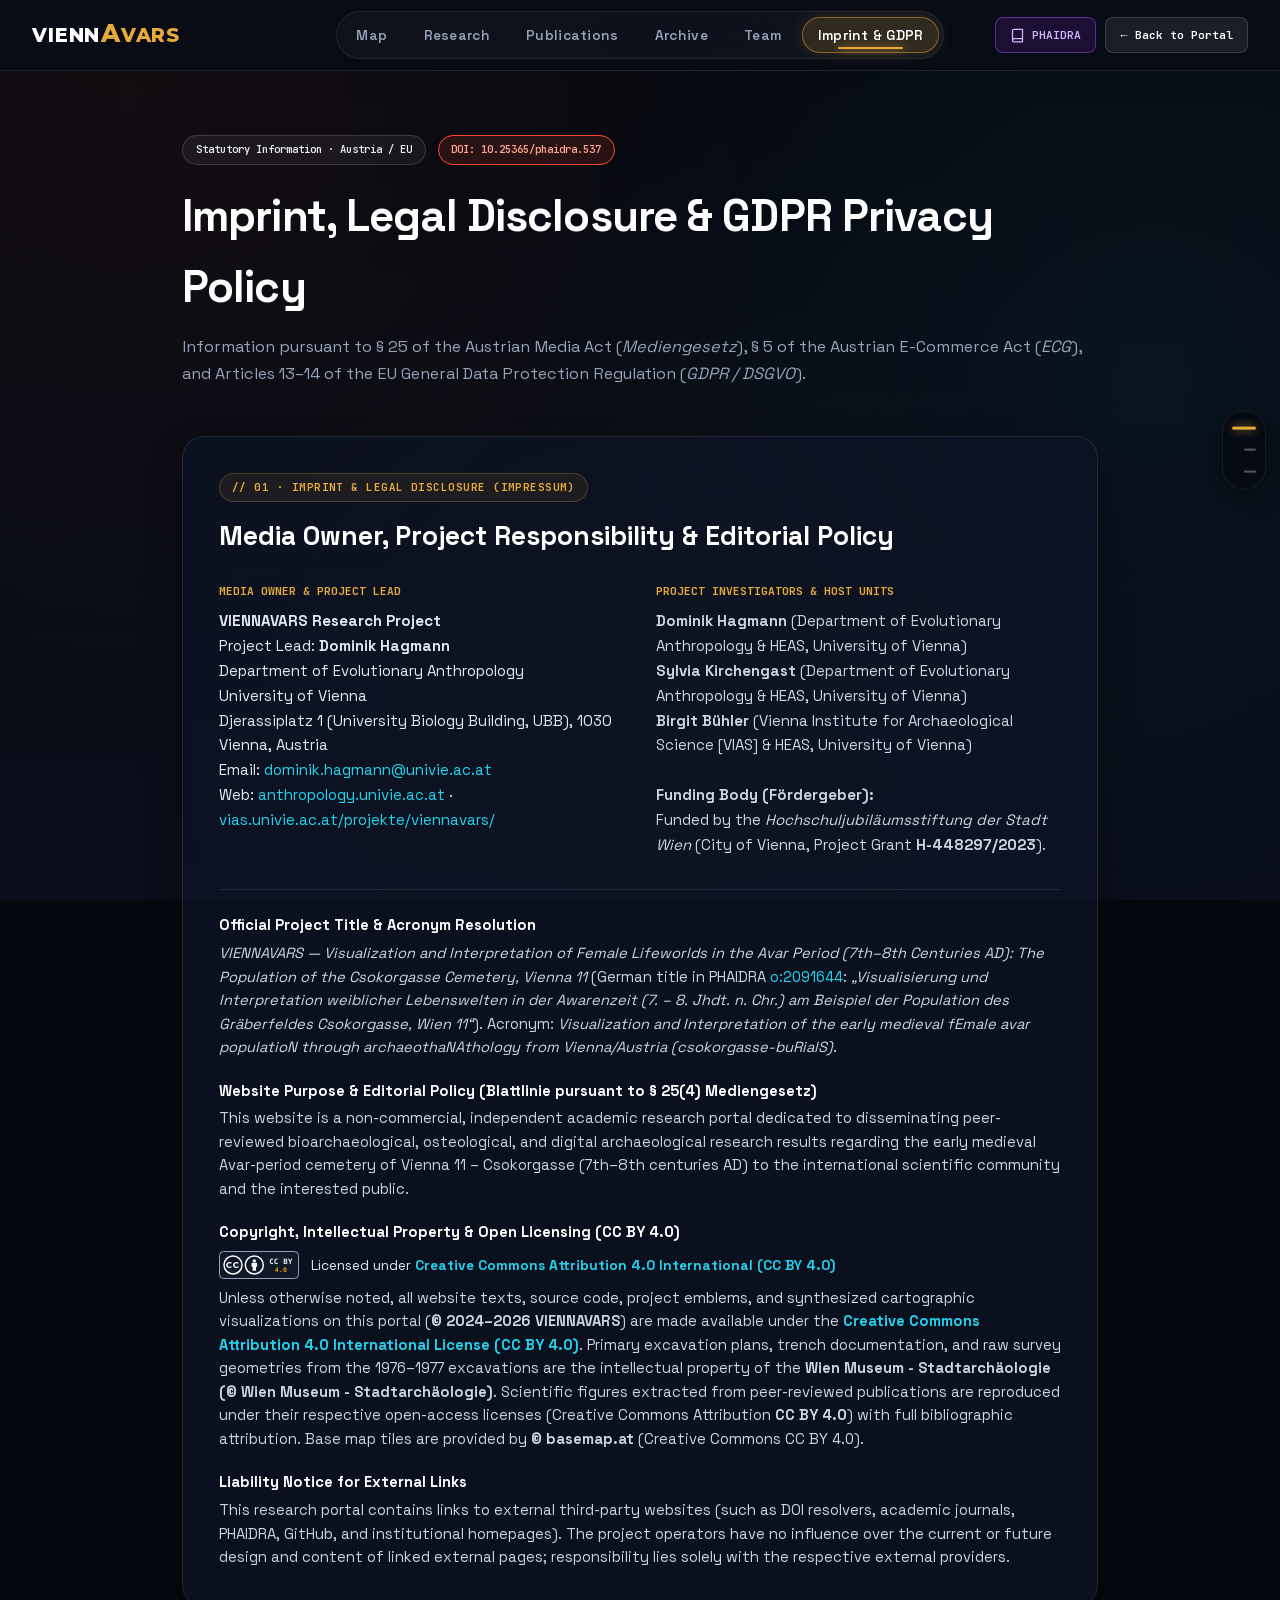
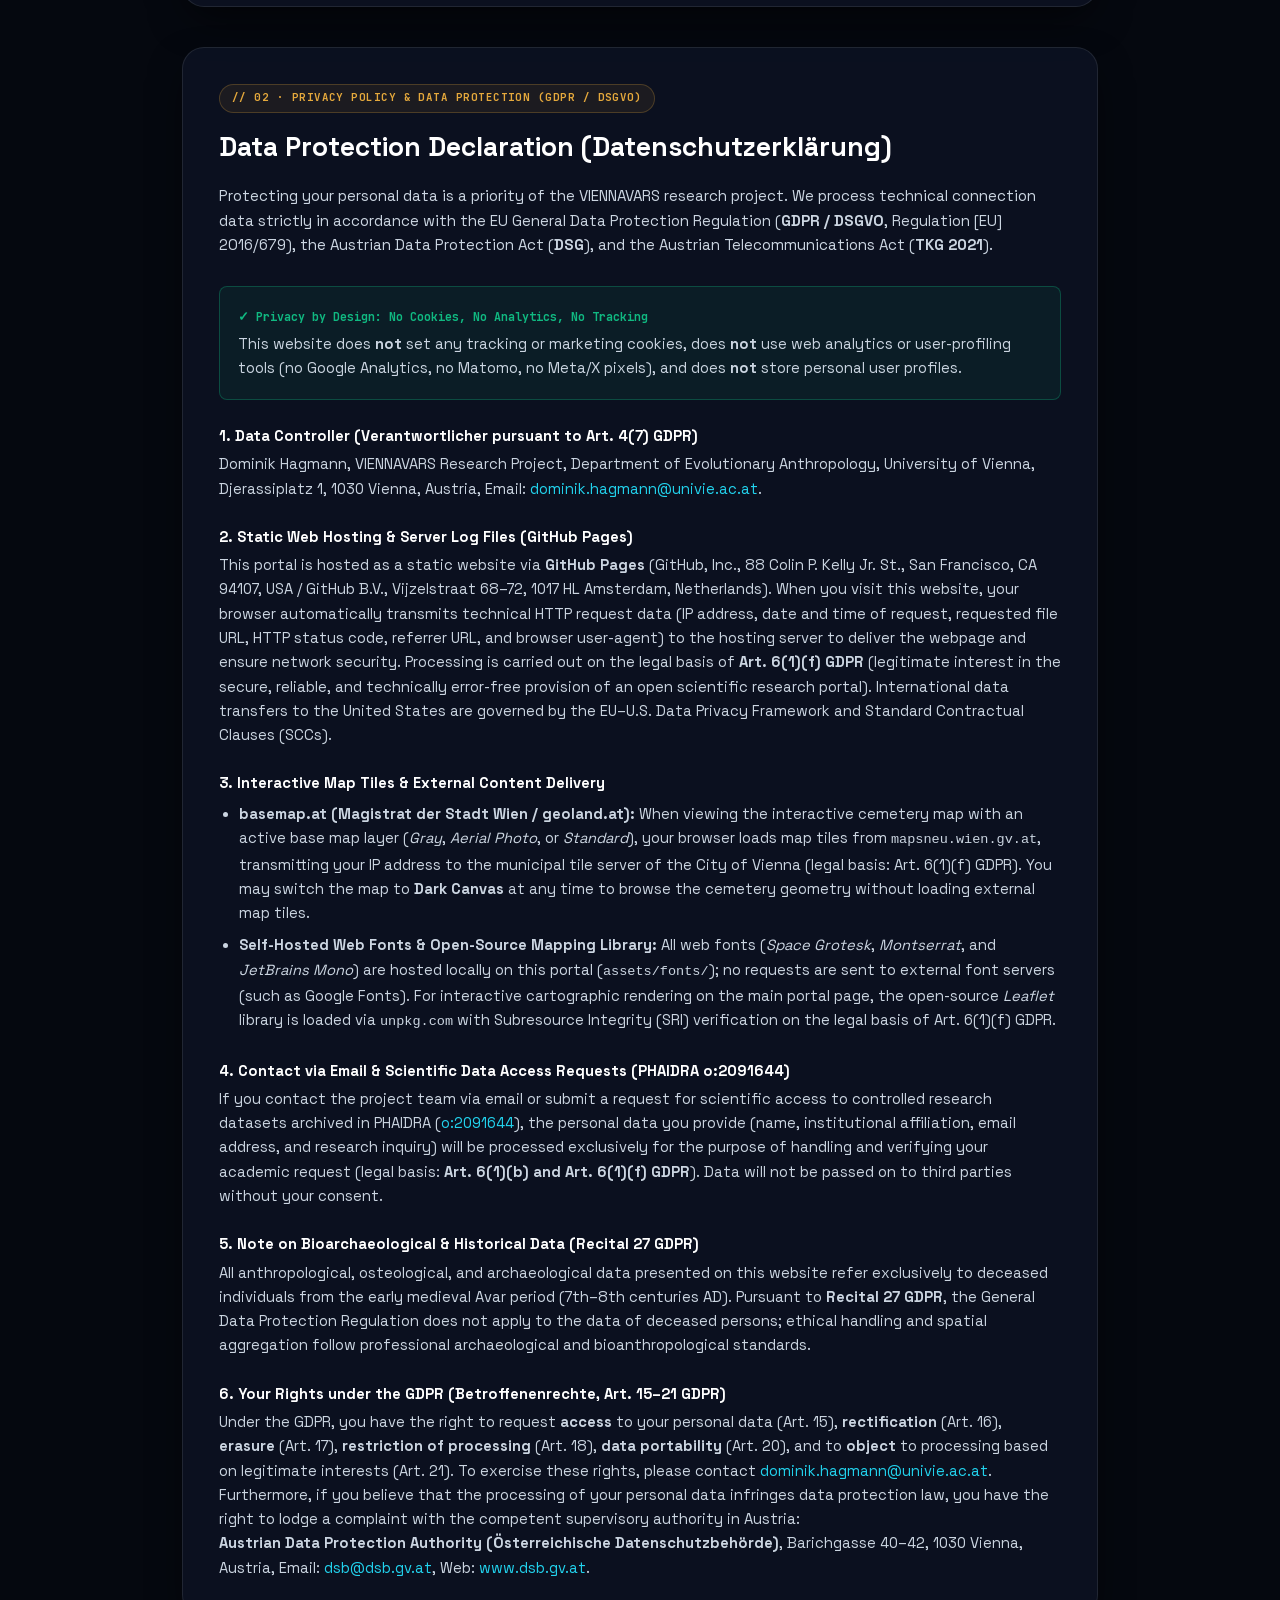
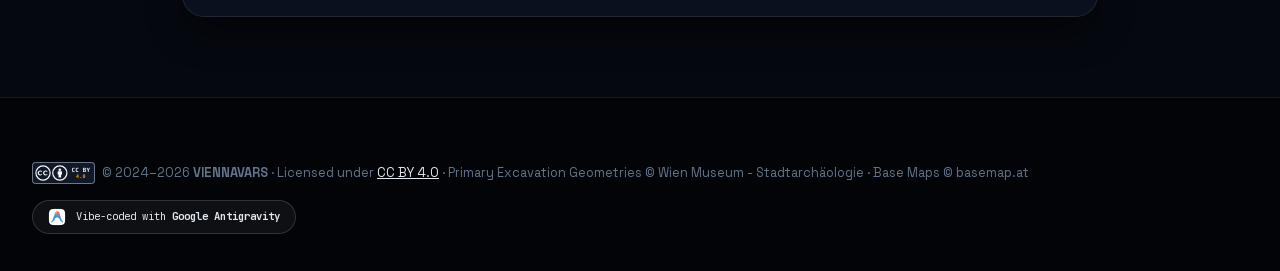
<file: imprint.html>
<!DOCTYPE html>
<html lang="en">
<head>
  <meta charset="UTF-8">
  <meta name="viewport" content="width=device-width, initial-scale=1.0">
  <title>Imprint &amp; GDPR Privacy Policy — VIENNAVARS Research Portal</title>
  
  <meta name="description" content="Imprint, Legal Disclosure (§ 25 Austrian Media Act / § 5 ECG), and GDPR Privacy Policy (Art. 13–14 GDPR / DSGVO) for the VIENNAVARS research project.">
  <meta name="author" content="Dominik Hagmann, Sylvia Kirchengast, Birgit Bühler">
  <meta name="theme-color" content="#05080f">

  <!-- Favicon -->
  <link rel="icon" type="image/png" href="assets/logos/viennavars_emblem.png">

  <!-- Portal Stylesheet (includes self-hosted local WOFF2 fonts: Space Grotesk, Montserrat & JetBrains Mono) -->
  <link rel="stylesheet" href="css/styles.css?v=3">
</head>
<body id="top">

  <!-- Single-Line Navigation -->
  <header class="navbar">
    <div class="container nav-container">
      <a href="index.html" class="brand-badge" title="Return to VIENNAVARS Research Portal">
        <span><span class="brand-wordmark-vienna">VIENN</span><span class="brand-wordmark-pivot-a">A</span><span class="brand-wordmark-vars">VARS</span></span>
      </a>

      <nav class="nav-wrapper">
        <ul class="nav-menu">
          <li><a href="index.html#gis-wma" class="nav-link">Map</a></li>
          <li><a href="index.html#research" class="nav-link">Research</a></li>
          <li><a href="index.html#publications" class="nav-link">Publications</a></li>
          <li><a href="index.html#data-archive" class="nav-link">Archive</a></li>
          <li><a href="index.html#team" class="nav-link">Team</a></li>
          <li><a href="imprint.html" class="nav-link active">Imprint &amp; GDPR</a></li>
        </ul>
      </nav>

      <div class="nav-actions">
        <a href="https://phaidra.univie.ac.at/detail/o:2091644" target="_blank" rel="noopener" class="btn-phaidra-nav" title="VIENNAVARS in PHAIDRA Repository (o:2091644)">
          <svg height="15" width="15" viewBox="0 0 24 24" fill="none" stroke="currentColor" stroke-width="2" stroke-linecap="round" stroke-linejoin="round">
            <path d="M4 19.5A2.5 2.5 0 0 1 6.5 17H20"></path>
            <path d="M6.5 2H20v20H6.5A2.5 2.5 0 0 1 4 19.5v-15A2.5 2.5 0 0 1 6.5 2z"></path>
          </svg>
          <span>PHAIDRA</span>
        </a>
        <a href="index.html" class="btn-github-nav" title="Return to Main Portal">
          <span>← Back to Portal</span>
        </a>
        <button type="button" id="nav-burger-btn" class="nav-burger-btn" aria-label="Toggle navigation menu" aria-expanded="false" aria-controls="mobile-nav-drawer" title="Menu">
          <span class="burger-bar"></span>
          <span class="burger-bar"></span>
          <span class="burger-bar"></span>
        </button>
      </div>
    </div>

    <!-- Collapsible Burger Menu Drawer -->
    <div id="mobile-nav-drawer" class="mobile-nav-drawer" aria-hidden="true">
      <div class="container mobile-nav-inner">
        <ul class="mobile-nav-list">
          <li><a href="index.html#top" class="mobile-nav-link"><span class="mobile-nav-idx">00</span> Portal Overview</a></li>
          <li><a href="index.html#gis-wma" class="mobile-nav-link"><span class="mobile-nav-idx">01</span> Interactive Map</a></li>
          <li><a href="index.html#research" class="mobile-nav-link"><span class="mobile-nav-idx">02</span> Research Highlights</a></li>
          <li><a href="index.html#publications" class="mobile-nav-link"><span class="mobile-nav-idx">03</span> Publications</a></li>
          <li><a href="index.html#data-archive" class="mobile-nav-link"><span class="mobile-nav-idx">04</span> PHAIDRA Archive</a></li>
          <li><a href="index.html#team" class="mobile-nav-link"><span class="mobile-nav-idx">05</span> Research Team</a></li>
          <li><a href="#impressum" class="mobile-nav-link" data-section="impressum"><span class="mobile-nav-idx">§1</span> Imprint (Impressum)</a></li>
          <li><a href="#gdpr" class="mobile-nav-link" data-section="gdpr"><span class="mobile-nav-idx">§2</span> GDPR Privacy Policy</a></li>
        </ul>
        <div class="mobile-nav-actions">
          <a href="https://phaidra.univie.ac.at/detail/o:2091644" target="_blank" rel="noopener" class="btn-phaidra-nav">
            <svg height="15" width="15" viewBox="0 0 24 24" fill="none" stroke="currentColor" stroke-width="2" stroke-linecap="round" stroke-linejoin="round">
              <path d="M4 19.5A2.5 2.5 0 0 1 6.5 17H20"></path>
              <path d="M6.5 2H20v20H6.5A2.5 2.5 0 0 1 4 19.5v-15A2.5 2.5 0 0 1 6.5 2z"></path>
            </svg>
            <span>PHAIDRA (o:2091644)</span>
          </a>
          <a href="https://github.com/VIENNAVARS" target="_blank" rel="noopener" class="btn-github-nav">
            <svg height="16" width="16" viewBox="0 0 16 16" fill="currentColor">
              <path d="M8 0C3.58 0 0 3.58 0 8c0 3.54 2.29 6.53 5.47 7.59.4.07.55-.17.55-.38 0-.19-.01-.82-.01-1.49-2.01.37-2.53-.49-2.69-.94-.09-.23-.48-.94-.82-1.13-.28-.15-.68-.52-.01-.53.63-.01 1.08.58 1.23.82.72 1.21 1.87.87 2.33.66.07-.52.28-.87.51-1.07-1.78-.2-3.64-.89-3.64-3.95 0-.87.31-1.59.82-2.15-.08-.2-.36-1.02.08-2.12 0 0 .67-.21 2.2.82.64-.18 1.32-.27 2-.27.68 0 1.36.09 2 .27 1.53-1.04 2.2-.82 2.2-.82.44 1.1.16 1.92.08 2.12.51.56.82 1.27.82 2.15 0 3.07-1.87 3.75-3.65 3.95.29.25.54.73.54 1.48 0 1.07-.01 1.93-.01 2.2 0 .21.15.46.55.38A8.013 8.013 0 0016 8c0-4.42-3.58-8-8-8z"/>
            </svg>
            <span>GitHub Repository</span>
          </a>
        </div>
      </div>
    </div>
  </header>

  <!-- Floating Side Section Navigation -->
  <nav class="side-section-nav" aria-label="Section Navigation">
    <a href="#top" class="side-nav-tick active" data-section="top" aria-label="Top">
      <span class="side-nav-label">Top</span>
      <span class="side-nav-line"></span>
    </a>
    <a href="#impressum" class="side-nav-tick" data-section="impressum" aria-label="01 · Imprint">
      <span class="side-nav-label">01 · Imprint</span>
      <span class="side-nav-line"></span>
    </a>
    <a href="#gdpr" class="side-nav-tick" data-section="gdpr" aria-label="02 · GDPR">
      <span class="side-nav-label">02 · GDPR</span>
      <span class="side-nav-line"></span>
    </a>
  </nav>

  <!-- Main Legal & GDPR Content -->
  <main class="section" style="padding-top: 4rem; padding-bottom: 5rem;">
    <div class="container" style="max-width: 980px;">
      <div class="hero-top-strip" style="margin-bottom: 1rem;">
        <span class="pill-mono">Statutory Information · Austria / EU</span>
        <span class="pill-mono doi">DOI: 10.25365/phaidra.537</span>
      </div>

      <h1 class="section-head" style="font-size: 2.75rem; margin-bottom: 0.75rem;">
        Imprint, Legal Disclosure &amp; GDPR Privacy Policy
      </h1>
      <p class="section-p" style="margin-bottom: 3rem;">
        Information pursuant to § 25 of the Austrian Media Act (<em>Mediengesetz</em>), § 5 of the Austrian E-Commerce Act (<em>ECG</em>), and Articles 13–14 of the EU General Data Protection Regulation (<em>GDPR / DSGVO</em>).
      </p>

      <!-- Part 01: Imprint / Impressum -->
      <section id="impressum" style="background: var(--bg-card); border: 1px solid var(--border-subtle); border-radius: var(--radius-lg); padding: 2.25rem; margin-bottom: 2.5rem; box-shadow: var(--shadow-elevated);">
        <span class="section-idx">// 01 · IMPRINT &amp; LEGAL DISCLOSURE (IMPRESSUM)</span>
        <h2 style="font-size: 1.65rem; font-weight: 800; color: #ffffff; margin-bottom: 1.5rem;">
          Media Owner, Project Responsibility &amp; Editorial Policy
        </h2>

        <div class="imprint-two-col" style="display: grid; grid-template-columns: repeat(2, 1fr); gap: 2rem; margin-bottom: 2rem;">
          <div>
            <h3 style="font-family: var(--font-mono); font-size: 0.8rem; text-transform: uppercase; color: var(--accent-amber); margin-bottom: 0.5rem;">
              Media Owner &amp; Project Lead
            </h3>
            <p style="color: #e2e8f0; line-height: 1.65; font-size: 0.94rem;">
              <strong>VIENNAVARS Research Project</strong><br>
              Project Lead: <strong>Dominik Hagmann</strong><br>
              Department of Evolutionary Anthropology<br>
              University of Vienna<br>
              Djerassiplatz 1 (University Biology Building, UBB), 1030 Vienna, Austria<br>
              Email: <a href="mailto:dominik.hagmann@univie.ac.at">dominik.hagmann@univie.ac.at</a><br>
              Web: <a href="https://anthropology.univie.ac.at" target="_blank" rel="noopener">anthropology.univie.ac.at</a> · <a href="https://vias.univie.ac.at/projekte/viennavars/" target="_blank" rel="noopener">vias.univie.ac.at/projekte/viennavars/</a>
            </p>
          </div>

          <div>
            <h3 style="font-family: var(--font-mono); font-size: 0.8rem; text-transform: uppercase; color: var(--accent-amber); margin-bottom: 0.5rem;">
              Project Investigators &amp; Host Units
            </h3>
            <p style="color: #cbd5e1; line-height: 1.65; font-size: 0.94rem;">
              <strong>Dominik Hagmann</strong> (Department of Evolutionary Anthropology &amp; HEAS, University of Vienna)<br>
              <strong>Sylvia Kirchengast</strong> (Department of Evolutionary Anthropology &amp; HEAS, University of Vienna)<br>
              <strong>Birgit Bühler</strong> (Vienna Institute for Archaeological Science [VIAS] &amp; HEAS, University of Vienna)<br><br>
              <strong>Funding Body (Fördergeber):</strong><br>
              Funded by the <em>Hochschuljubiläumsstiftung der Stadt Wien</em> (City of Vienna, Project Grant <strong>H-448297/2023</strong>).
            </p>
          </div>
        </div>

        <div style="border-top: 1px solid var(--border-subtle); padding-top: 1.5rem; display: grid; grid-template-columns: 1fr; gap: 1.25rem; font-size: 0.92rem; color: #cbd5e1;">
          <div>
            <strong style="color: #ffffff; display: block; margin-bottom: 0.25rem;">Official Project Title &amp; Acronym Resolution</strong>
            <em>VIENNAVARS — Visualization and Interpretation of Female Lifeworlds in the Avar Period (7th–8th Centuries AD): The Population of the Csokorgasse Cemetery, Vienna 11</em> (German title in PHAIDRA <a href="https://phaidra.univie.ac.at/detail/o:2091644" target="_blank" rel="noopener">o:2091644</a>: <em>„Visualisierung und Interpretation weiblicher Lebenswelten in der Awarenzeit (7. – 8. Jhdt. n. Chr.) am Beispiel der Population des Gräberfeldes Csokorgasse, Wien 11“</em>). Acronym: <em>Visualization and Interpretation of the early medieval fEmale avar populatioN through archaeothaNAthology from Vienna/Austria (csokorgasse-buRialS)</em>.
          </div>

          <div>
            <strong style="color: #ffffff; display: block; margin-bottom: 0.25rem;">Website Purpose &amp; Editorial Policy (Blattlinie pursuant to § 25(4) Mediengesetz)</strong>
            This website is a non-commercial, independent academic research portal dedicated to disseminating peer-reviewed bioarchaeological, osteological, and digital archaeological research results regarding the early medieval Avar-period cemetery of Vienna 11 – Csokorgasse (7th–8th centuries AD) to the international scientific community and the interested public.
          </div>

          <div>
            <strong style="color: #ffffff; display: block; margin-bottom: 0.35rem;">Copyright, Intellectual Property &amp; Open Licensing (CC BY 4.0)</strong>
            <div style="display: flex; align-items: center; gap: 0.75rem; margin-bottom: 0.5rem;">
              <a href="https://creativecommons.org/licenses/by/4.0/" target="_blank" rel="noopener" title="Creative Commons Attribution 4.0 International (CC BY 4.0)">
                <img src="assets/logos/cc-by.svg" alt="CC BY 4.0" style="height: 28px; width: auto; display: block;">
              </a>
              <span style="font-size: 0.86rem; color: #e2e8f0;">
                Licensed under <a href="https://creativecommons.org/licenses/by/4.0/" target="_blank" rel="noopener"><strong>Creative Commons Attribution 4.0 International (CC BY 4.0)</strong></a>
              </span>
            </div>
            Unless otherwise noted, all website texts, source code, project emblems, and synthesized cartographic visualizations on this portal (<strong>© 2024–2026 VIENNAVARS</strong>) are made available under the <a href="https://creativecommons.org/licenses/by/4.0/" target="_blank" rel="noopener"><strong>Creative Commons Attribution 4.0 International License (CC BY 4.0)</strong></a>. Primary excavation plans, trench documentation, and raw survey geometries from the 1976–1977 excavations are the intellectual property of the <strong>Wien Museum - Stadtarchäologie (© Wien Museum - Stadtarchäologie)</strong>. Scientific figures extracted from peer-reviewed publications are reproduced under their respective open-access licenses (Creative Commons Attribution <strong>CC BY 4.0</strong>) with full bibliographic attribution. Base map tiles are provided by <strong>© basemap.at</strong> (Creative Commons CC BY 4.0).
          </div>

          <div>
            <strong style="color: #ffffff; display: block; margin-bottom: 0.25rem;">Liability Notice for External Links</strong>
            This research portal contains links to external third-party websites (such as DOI resolvers, academic journals, PHAIDRA, GitHub, and institutional homepages). The project operators have no influence over the current or future design and content of linked external pages; responsibility lies solely with the respective external providers.
          </div>
        </div>
      </section>

      <!-- Part 02: GDPR Privacy Policy / Datenschutzerklärung -->
      <section id="gdpr" style="background: var(--bg-card); border: 1px solid var(--border-subtle); border-radius: var(--radius-lg); padding: 2.25rem; box-shadow: var(--shadow-elevated);">
        <span class="section-idx">// 02 · PRIVACY POLICY &amp; DATA PROTECTION (GDPR / DSGVO)</span>
        <h2 style="font-size: 1.65rem; font-weight: 800; color: #ffffff; margin-bottom: 1rem;">
          Data Protection Declaration (Datenschutzerklärung)
        </h2>
        <p style="color: #cbd5e1; font-size: 0.94rem; margin-bottom: 1.75rem; line-height: 1.65;">
          Protecting your personal data is a priority of the VIENNAVARS research project. We process technical connection data strictly in accordance with the EU General Data Protection Regulation (<strong>GDPR / DSGVO</strong>, Regulation [EU] 2016/679), the Austrian Data Protection Act (<strong>DSG</strong>), and the Austrian Telecommunications Act (<strong>TKG 2021</strong>).
        </p>

        <div style="display: flex; flex-direction: column; gap: 1.5rem; font-size: 0.92rem; color: #cbd5e1; line-height: 1.65;">
          <div style="background: rgba(16, 185, 129, 0.08); border: 1px solid rgba(16, 185, 129, 0.3); border-radius: var(--radius-sm); padding: 1.15rem;">
            <strong style="color: var(--accent-success); font-family: var(--font-mono); font-size: 0.82rem; display: block; margin-bottom: 0.3rem;">
              ✓ Privacy by Design: No Cookies, No Analytics, No Tracking
            </strong>
            This website does <strong>not</strong> set any tracking or marketing cookies, does <strong>not</strong> use web analytics or user-profiling tools (no Google Analytics, no Matomo, no Meta/X pixels), and does <strong>not</strong> store personal user profiles.
          </div>

          <div>
            <strong style="color: #ffffff; display: block; margin-bottom: 0.25rem;">1. Data Controller (Verantwortlicher pursuant to Art. 4(7) GDPR)</strong>
            Dominik Hagmann, VIENNAVARS Research Project, Department of Evolutionary Anthropology, University of Vienna, Djerassiplatz 1, 1030 Vienna, Austria, Email: <a href="mailto:dominik.hagmann@univie.ac.at">dominik.hagmann@univie.ac.at</a>.
          </div>

          <div>
            <strong style="color: #ffffff; display: block; margin-bottom: 0.25rem;">2. Static Web Hosting &amp; Server Log Files (GitHub Pages)</strong>
            This portal is hosted as a static website via <strong>GitHub Pages</strong> (GitHub, Inc., 88 Colin P. Kelly Jr. St., San Francisco, CA 94107, USA / GitHub B.V., Vijzelstraat 68–72, 1017 HL Amsterdam, Netherlands). When you visit this website, your browser automatically transmits technical HTTP request data (IP address, date and time of request, requested file URL, HTTP status code, referrer URL, and browser user-agent) to the hosting server to deliver the webpage and ensure network security. Processing is carried out on the legal basis of <strong>Art. 6(1)(f) GDPR</strong> (legitimate interest in the secure, reliable, and technically error-free provision of an open scientific research portal). International data transfers to the United States are governed by the EU–U.S. Data Privacy Framework and Standard Contractual Clauses (SCCs).
          </div>

          <div>
            <strong style="color: #ffffff; display: block; margin-bottom: 0.25rem;">3. Interactive Map Tiles &amp; External Content Delivery</strong>
            <ul style="padding-left: 1.25rem; margin-top: 0.4rem; display: flex; flex-direction: column; gap: 0.5rem;">
              <li>
                <strong>basemap.at (Magistrat der Stadt Wien / geoland.at):</strong> When viewing the interactive cemetery map with an active base map layer (<em>Gray</em>, <em>Aerial Photo</em>, or <em>Standard</em>), your browser loads map tiles from <code>mapsneu.wien.gv.at</code>, transmitting your IP address to the municipal tile server of the City of Vienna (legal basis: Art. 6(1)(f) GDPR). You may switch the map to <strong>Dark Canvas</strong> at any time to browse the cemetery geometry without loading external map tiles.
              </li>
              <li>
                <strong>Self-Hosted Web Fonts &amp; Open-Source Mapping Library:</strong> All web fonts (<em>Space Grotesk</em>, <em>Montserrat</em>, and <em>JetBrains Mono</em>) are hosted locally on this portal (<code>assets/fonts/</code>); no requests are sent to external font servers (such as Google Fonts). For interactive cartographic rendering on the main portal page, the open-source <em>Leaflet</em> library is loaded via <code>unpkg.com</code> with Subresource Integrity (SRI) verification on the legal basis of Art. 6(1)(f) GDPR.
              </li>
            </ul>
          </div>

          <div>
            <strong style="color: #ffffff; display: block; margin-bottom: 0.25rem;">4. Contact via Email &amp; Scientific Data Access Requests (PHAIDRA o:2091644)</strong>
            If you contact the project team via email or submit a request for scientific access to controlled research datasets archived in PHAIDRA (<a href="https://phaidra.univie.ac.at/detail/o:2091644" target="_blank" rel="noopener">o:2091644</a>), the personal data you provide (name, institutional affiliation, email address, and research inquiry) will be processed exclusively for the purpose of handling and verifying your academic request (legal basis: <strong>Art. 6(1)(b) and Art. 6(1)(f) GDPR</strong>). Data will not be passed on to third parties without your consent.
          </div>

          <div>
            <strong style="color: #ffffff; display: block; margin-bottom: 0.25rem;">5. Note on Bioarchaeological &amp; Historical Data (Recital 27 GDPR)</strong>
            All anthropological, osteological, and archaeological data presented on this website refer exclusively to deceased individuals from the early medieval Avar period (7th–8th centuries AD). Pursuant to <strong>Recital 27 GDPR</strong>, the General Data Protection Regulation does not apply to the data of deceased persons; ethical handling and spatial aggregation follow professional archaeological and bioanthropological standards.
          </div>

          <div>
            <strong style="color: #ffffff; display: block; margin-bottom: 0.25rem;">6. Your Rights under the GDPR (Betroffenenrechte, Art. 15–21 GDPR)</strong>
            Under the GDPR, you have the right to request <strong>access</strong> to your personal data (Art. 15), <strong>rectification</strong> (Art. 16), <strong>erasure</strong> (Art. 17), <strong>restriction of processing</strong> (Art. 18), <strong>data portability</strong> (Art. 20), and to <strong>object</strong> to processing based on legitimate interests (Art. 21). To exercise these rights, please contact <a href="mailto:dominik.hagmann@univie.ac.at">dominik.hagmann@univie.ac.at</a>.<br>
            Furthermore, if you believe that the processing of your personal data infringes data protection law, you have the right to lodge a complaint with the competent supervisory authority in Austria:<br>
            <strong>Austrian Data Protection Authority (Österreichische Datenschutzbehörde)</strong>, Barichgasse 40–42, 1030 Vienna, Austria, Email: <a href="mailto:dsb@dsb.gv.at">dsb@dsb.gv.at</a>, Web: <a href="https://www.dsb.gv.at" target="_blank" rel="noopener">www.dsb.gv.at</a>.
          </div>
        </div>
      </section>
    </div>
  </main>

  <!-- Footer -->
  <footer class="footer-prog">
    <div class="container">
      <div class="footer-bottom-prog" style="border-top: none; padding-top: 0;">
        <div style="display: flex; align-items: center; flex-wrap: wrap; gap: 0.45rem;">
          <a href="https://creativecommons.org/licenses/by/4.0/" target="_blank" rel="noopener" title="Licensed under Creative Commons Attribution 4.0 International (CC BY 4.0)" style="display: inline-flex; align-items: center;">
            <img src="assets/logos/cc-by.svg" alt="CC BY 4.0 License" style="height: 22px; width: auto; display: block;">
          </a>
          <span>&copy; 2024–2026 <strong>VIENNAVARS</strong> · Licensed under <a href="https://creativecommons.org/licenses/by/4.0/" target="_blank" rel="noopener" style="color: #e2e8f0; text-decoration: underline;">CC BY 4.0</a> · Primary Excavation Geometries &copy; Wien Museum - Stadtarchäologie · Base Maps &copy; basemap.at</span>
        </div>

        <div class="antigravity-footer-badge" title="Vibe-coded with Google Antigravity">
          <img src="assets/logos/antigravity_icon.png" alt="Google Antigravity Official Icon">
          <span>Vibe-coded with <strong>Google Antigravity</strong></span>
        </div>
      </div>
    </div>
  </footer>

  <script src="js/app.js?v=2"></script>
</body>
</html>
</file>
<file: css/styles.css>
/* ==========================================================================
   VIENNAVARS - Open Research Data & Cemetery Map Portal
   Typography: Space Grotesk / Montserrat (Display) & JetBrains Mono (Technical)
   Self-Hosted Local WOFF2 Variable Fonts (GDPR-Compliant, Zero External Requests)
   ========================================================================== */

/* Space Grotesk (latin-ext) */
@font-face {
  font-family: 'Space Grotesk';
  font-style: normal;
  font-weight: 400 700;
  font-display: swap;
  src: url('../assets/fonts/space-grotesk-latin-ext.woff2') format('woff2');
  unicode-range: U+0100-02BA, U+02BD-02C5, U+02C7-02CC, U+02CE-02D7, U+02DD-02FF, U+0304, U+0308, U+0329, U+1D00-1DBF, U+1E00-1E9F, U+1EF2-1EFF, U+2020, U+20A0-20AB, U+20AD-20C4, U+2113, U+2C60-2C7F, U+A720-A7FF;
}

/* Space Grotesk (latin) */
@font-face {
  font-family: 'Space Grotesk';
  font-style: normal;
  font-weight: 400 700;
  font-display: swap;
  src: url('../assets/fonts/space-grotesk-latin.woff2') format('woff2');
  unicode-range: U+0000-00FF, U+0131, U+0152-0153, U+02BB-02BC, U+02C6, U+02DA, U+02DC, U+0304, U+0308, U+0329, U+2000-206F, U+20AC, U+2122, U+2191, U+2193, U+2212, U+2215, U+FEFF, U+FFFD;
}

/* Montserrat (latin-ext) */
@font-face {
  font-family: 'Montserrat';
  font-style: normal;
  font-weight: 700 800;
  font-display: swap;
  src: url('../assets/fonts/montserrat-latin-ext.woff2') format('woff2');
  unicode-range: U+0100-02BA, U+02BD-02C5, U+02C7-02CC, U+02CE-02D7, U+02DD-02FF, U+0304, U+0308, U+0329, U+1D00-1DBF, U+1E00-1E9F, U+1EF2-1EFF, U+2020, U+20A0-20AB, U+20AD-20C4, U+2113, U+2C60-2C7F, U+A720-A7FF;
}

/* Montserrat (latin) */
@font-face {
  font-family: 'Montserrat';
  font-style: normal;
  font-weight: 700 800;
  font-display: swap;
  src: url('../assets/fonts/montserrat-latin.woff2') format('woff2');
  unicode-range: U+0000-00FF, U+0131, U+0152-0153, U+02BB-02BC, U+02C6, U+02DA, U+02DC, U+0304, U+0308, U+0329, U+2000-206F, U+20AC, U+2122, U+2191, U+2193, U+2212, U+2215, U+FEFF, U+FFFD;
}

/* JetBrains Mono (latin-ext) */
@font-face {
  font-family: 'JetBrains Mono';
  font-style: normal;
  font-weight: 400 800;
  font-display: swap;
  src: url('../assets/fonts/jetbrains-mono-latin-ext.woff2') format('woff2');
  unicode-range: U+0100-02BA, U+02BD-02C5, U+02C7-02CC, U+02CE-02D7, U+02DD-02FF, U+0304, U+0308, U+0329, U+1D00-1DBF, U+1E00-1E9F, U+1EF2-1EFF, U+2020, U+20A0-20AB, U+20AD-20C4, U+2113, U+2C60-2C7F, U+A720-A7FF;
}

/* JetBrains Mono (latin) */
@font-face {
  font-family: 'JetBrains Mono';
  font-style: normal;
  font-weight: 400 800;
  font-display: swap;
  src: url('../assets/fonts/jetbrains-mono-latin.woff2') format('woff2');
  unicode-range: U+0000-00FF, U+0131, U+0152-0153, U+02BB-02BC, U+02C6, U+02DA, U+02DC, U+0304, U+0308, U+0329, U+2000-206F, U+20AC, U+2122, U+2191, U+2193, U+2212, U+2215, U+FEFF, U+FFFD;
}

:root {
  --font-sans: 'Space Grotesk', 'Montserrat', -apple-system, BlinkMacSystemFont, "Segoe UI", Roboto, sans-serif;
  --font-mono: 'JetBrains Mono', 'Fira Code', SFMono-Regular, Menlo, monospace;

  /* Color Palette - Deep Obsidian + Avar Gold, Terracotta & Cyan */
  --bg-deep: #05080f;
  --bg-surface: #0a0f1c;
  --bg-card: rgba(13, 20, 36, 0.78);
  --bg-card-hover: rgba(20, 32, 56, 0.92);
  --bg-glass: rgba(8, 12, 22, 0.88);

  --accent-ember: #ff4d29;       /* Middle Avar Terracotta */
  --accent-ember-glow: rgba(255, 77, 41, 0.38);
  --accent-amber: #e5a93c;       /* Avar Gold (matches VARS wordmark) */
  --accent-cyan: #22d3ee;        /* Early Avar Cyan */
  --accent-cyan-glow: rgba(34, 211, 238, 0.3);
  --accent-purple: #c084fc;
  --accent-success: #10b981;

  --border-subtle: rgba(255, 255, 255, 0.09);
  --border-card: rgba(255, 255, 255, 0.15);
  --border-glow: rgba(255, 77, 41, 0.5);

  --text-main: #f8fafc;
  --text-muted: #94a3b8;
  --text-dim: #64748b;

  --radius-xs: 4px;
  --radius-sm: 8px;
  --radius-md: 14px;
  --radius-lg: 22px;
  --radius-pill: 9999px;

  --container-max: 1320px;
  --transition-fast: all 0.18s cubic-bezier(0.16, 1, 0.3, 1);
  --transition-smooth: all 0.35s cubic-bezier(0.16, 1, 0.3, 1);
  --shadow-elevated: 0 16px 40px -10px rgba(0, 0, 0, 0.7);
}

*, *::before, *::after {
  box-sizing: border-box;
  margin: 0;
  padding: 0;
}

html {
  scroll-behavior: smooth;
}

body {
  font-family: var(--font-sans);
  font-size-adjust: from-font;
  background-color: var(--bg-deep);
  color: var(--text-main);
  line-height: 1.6;
  font-size: 15px;
  -webkit-font-smoothing: antialiased;
  background-image: 
    radial-gradient(circle at 10% 10%, rgba(255, 77, 41, 0.06) 0%, transparent 45%),
    radial-gradient(circle at 90% 40%, rgba(34, 211, 238, 0.05) 0%, transparent 45%),
    radial-gradient(circle at 50% 85%, rgba(229, 169, 60, 0.05) 0%, transparent 50%),
    linear-gradient(to bottom, #05080f, #090e1a 100%);
  background-attachment: fixed;
  overflow-x: hidden;
}

a {
  color: var(--accent-cyan);
  text-decoration: none;
  transition: var(--transition-fast);
}

a:hover {
  color: var(--accent-ember);
}

.container {
  width: 100%;
  max-width: var(--container-max);
  margin: 0 auto;
  padding: 0 2rem;
}

/* ==================== Navigation ==================== */
.navbar {
  position: sticky;
  top: 0;
  z-index: 1000;
  background: var(--bg-glass);
  backdrop-filter: blur(20px);
  -webkit-backdrop-filter: blur(20px);
  border-bottom: 1px solid var(--border-subtle);
}

.nav-container {
  display: grid;
  grid-template-columns: 1fr auto 1fr;
  align-items: center;
  height: 70px;
  gap: 1.5rem;
}

.brand-badge {
  display: inline-flex;
  align-items: center;
  justify-self: start;
  gap: 0.65rem;
  font-family: 'Montserrat', var(--font-sans);
  font-weight: 800;
  font-size: 1.35rem;
  letter-spacing: 0.04em;
  color: #ffffff;
  white-space: nowrap;
  text-decoration: none;
}

.brand-badge:hover {
  color: #ffffff;
  opacity: 0.92;
}

.brand-emblem-nav {
  height: 36px;
  width: auto;
  display: block;
}

.brand-wordmark-vienna {
  color: #ffffff;
}

.brand-wordmark-pivot-a {
  color: var(--accent-amber);
  font-size: 1.26em;
  font-weight: 800;
  display: inline-block;
  line-height: 0.85;
  margin: 0 0.01em;
}

.brand-wordmark-vars {
  color: var(--accent-amber);
}

.nav-wrapper {
  display: flex;
  align-items: center;
}

.nav-menu {
  display: flex;
  align-items: center;
  gap: 0.35rem;
  list-style: none;
  background: rgba(255, 255, 255, 0.03);
  border: 1px solid rgba(255, 255, 255, 0.07);
  padding: 0.28rem;
  border-radius: var(--radius-pill);
}

.nav-link {
  position: relative;
  display: inline-flex;
  align-items: center;
  padding: 0.38rem 0.9rem;
  border-radius: var(--radius-pill);
  font-size: 0.86rem;
  font-weight: 600;
  color: var(--text-muted);
  border: 1px solid transparent;
  transition: var(--transition-fast);
  letter-spacing: 0.02em;
  white-space: nowrap;
}

.nav-link:hover {
  color: #ffffff;
  background: rgba(255, 255, 255, 0.06);
}

.nav-link.active {
  color: #ffffff;
  background: rgba(229, 169, 60, 0.16);
  border-color: rgba(229, 169, 60, 0.48);
  box-shadow: 0 0 16px rgba(229, 169, 60, 0.18);
}

.nav-link::after {
  content: '';
  position: absolute;
  bottom: 3px;
  left: 26%;
  right: 26%;
  height: 2px;
  border-radius: 2px;
  background: var(--accent-amber);
  opacity: 0;
  transform: scaleX(0.4);
  transition: var(--transition-fast);
}

.nav-link.active::after {
  opacity: 1;
  transform: scaleX(1);
  box-shadow: 0 0 8px var(--accent-amber);
}

.nav-actions {
  display: flex;
  align-items: center;
  justify-self: end;
  gap: 0.6rem;
}

.btn-phaidra-nav {
  display: inline-flex;
  align-items: center;
  gap: 0.45rem;
  padding: 0.42rem 0.85rem;
  border-radius: var(--radius-sm);
  background: rgba(147, 51, 234, 0.14);
  border: 1px solid rgba(168, 85, 247, 0.45);
  color: #d8b4fe;
  font-family: var(--font-mono);
  font-size: 0.8rem;
  font-weight: 600;
  white-space: nowrap;
  text-decoration: none;
  transition: var(--transition-fast);
}

.btn-phaidra-nav:hover {
  background: #a855f7;
  color: #03060c;
  border-color: #a855f7;
  box-shadow: 0 0 12px rgba(168, 85, 247, 0.4);
}

.btn-github-nav {
  display: inline-flex;
  align-items: center;
  gap: 0.45rem;
  padding: 0.42rem 0.9rem;
  border-radius: var(--radius-sm);
  background: rgba(255, 255, 255, 0.08);
  border: 1px solid var(--border-card);
  color: #ffffff;
  font-family: var(--font-mono);
  font-size: 0.8rem;
  font-weight: 600;
  white-space: nowrap;
  transition: var(--transition-fast);
}

.btn-github-nav:hover {
  background: #ffffff;
  color: var(--bg-deep);
  border-color: #ffffff;
}

/* ==================== Burger Menu Button & Mobile Drawer ==================== */
.nav-burger-btn {
  display: none;
  flex-direction: column;
  justify-content: center;
  align-items: center;
  gap: 4px;
  width: 38px;
  height: 36px;
  padding: 0;
  border-radius: var(--radius-sm);
  background: rgba(255, 255, 255, 0.07);
  border: 1px solid var(--border-card);
  color: #ffffff;
  cursor: pointer;
  transition: var(--transition-fast);
  flex-shrink: 0;
}

.nav-burger-btn:hover,
.nav-burger-btn[aria-expanded="true"] {
  background: rgba(229, 169, 60, 0.18);
  border-color: var(--accent-amber);
  box-shadow: 0 0 12px rgba(229, 169, 60, 0.25);
}

.burger-bar {
  display: block;
  width: 17px;
  height: 2px;
  border-radius: 2px;
  background: #ffffff;
  transition: transform 0.22s ease, opacity 0.18s ease, background-color 0.18s ease;
}

.nav-burger-btn[aria-expanded="true"] .burger-bar {
  background: var(--accent-amber);
}

.nav-burger-btn[aria-expanded="true"] .burger-bar:nth-child(1) {
  transform: translateY(6px) rotate(45deg);
}

.nav-burger-btn[aria-expanded="true"] .burger-bar:nth-child(2) {
  opacity: 0;
}

.nav-burger-btn[aria-expanded="true"] .burger-bar:nth-child(3) {
  transform: translateY(-6px) rotate(-45deg);
}

.mobile-nav-drawer {
  display: none;
  border-top: 1px solid var(--border-subtle);
  background: rgba(6, 10, 19, 0.97);
  backdrop-filter: blur(22px);
  -webkit-backdrop-filter: blur(22px);
  box-shadow: 0 20px 40px rgba(0, 0, 0, 0.75);
}

.mobile-nav-drawer.open {
  display: block;
}

.mobile-nav-inner {
  padding-top: 1rem;
  padding-bottom: 1.15rem;
  display: flex;
  flex-direction: column;
  gap: 0.9rem;
}

.mobile-nav-list {
  list-style: none;
  display: grid;
  grid-template-columns: repeat(2, minmax(0, 1fr));
  gap: 0.45rem;
}

.mobile-nav-link {
  display: flex;
  align-items: center;
  gap: 0.55rem;
  padding: 0.55rem 0.8rem;
  border-radius: var(--radius-sm);
  background: rgba(255, 255, 255, 0.03);
  border: 1px solid rgba(255, 255, 255, 0.06);
  color: #e2e8f0;
  font-size: 0.86rem;
  font-weight: 600;
  text-decoration: none;
  transition: var(--transition-fast);
}

.mobile-nav-link:hover,
.mobile-nav-link.active {
  background: rgba(229, 169, 60, 0.15);
  border-color: rgba(229, 169, 60, 0.48);
  color: #ffffff;
}

.mobile-nav-idx {
  font-family: var(--font-mono);
  font-size: 0.72rem;
  font-weight: 700;
  color: var(--accent-amber);
  min-width: 1.5rem;
}

.mobile-nav-actions {
  display: flex;
  flex-wrap: wrap;
  gap: 0.6rem;
  padding-top: 0.75rem;
  border-top: 1px solid rgba(255, 255, 255, 0.08);
}

.mobile-nav-actions .btn-phaidra-nav,
.mobile-nav-actions .btn-github-nav {
  flex: 1 1 180px;
  justify-content: center;
  padding: 0.52rem 0.9rem;
}

/* ==================== Floating Side Section Navigation (Stacked Horizontal Lines) ==================== */
.side-section-nav {
  position: fixed;
  right: 0.9rem;
  top: 50%;
  transform: translateY(-50%);
  z-index: 940;
  display: flex;
  flex-direction: column;
  align-items: flex-end;
  gap: 0.35rem;
  padding: 0.55rem 0.42rem;
  border-radius: var(--radius-pill);
  background: rgba(5, 8, 15, 0.68);
  backdrop-filter: blur(10px);
  -webkit-backdrop-filter: blur(10px);
  border: 1px solid rgba(255, 255, 255, 0.08);
  box-shadow: 0 8px 24px rgba(0, 0, 0, 0.5);
}

.side-nav-tick {
  position: relative;
  display: flex;
  align-items: center;
  justify-content: flex-end;
  height: 16px;
  min-width: 26px;
  padding: 0 2px;
  text-decoration: none;
  cursor: pointer;
}

.side-nav-line {
  display: block;
  width: 12px;
  height: 2px;
  border-radius: 2px;
  background: rgba(255, 255, 255, 0.32);
  transition: width 0.22s cubic-bezier(0.16, 1, 0.3, 1),
              height 0.22s cubic-bezier(0.16, 1, 0.3, 1),
              background-color 0.22s ease,
              box-shadow 0.22s ease;
}

.side-nav-tick:hover .side-nav-line {
  width: 20px;
  background: rgba(255, 255, 255, 0.85);
}

.side-nav-tick.active .side-nav-line {
  width: 24px;
  height: 3px;
  background: var(--accent-amber);
  box-shadow: 0 0 10px rgba(229, 169, 60, 0.75);
}

.side-nav-label {
  position: absolute;
  right: calc(100% + 0.55rem);
  top: 50%;
  transform: translateY(-50%) translateX(4px);
  opacity: 0;
  pointer-events: none;
  white-space: nowrap;
  font-family: var(--font-mono);
  font-size: 0.7rem;
  font-weight: 600;
  color: #ffffff;
  background: rgba(5, 8, 15, 0.94);
  border: 1px solid rgba(229, 169, 60, 0.45);
  padding: 0.2rem 0.55rem;
  border-radius: var(--radius-xs);
  box-shadow: 0 4px 14px rgba(0, 0, 0, 0.65);
  transition: opacity 0.18s ease, transform 0.18s ease;
}

.side-nav-tick:hover .side-nav-label,
.side-nav-tick:focus-visible .side-nav-label {
  opacity: 1;
  transform: translateY(-50%) translateX(0);
}

/* ==================== Hero Section ==================== */
.hero {
  position: relative;
  padding: 4rem 0 3.5rem;
  overflow: hidden;
  background: radial-gradient(ellipse 80% 70% at 50% 0%, rgba(229, 169, 60, 0.07) 0%, rgba(34, 211, 238, 0.04) 45%, transparent 100%);
}

.hero::after {
  content: '';
  position: absolute;
  bottom: 0;
  left: 50%;
  transform: translateX(-50%);
  width: min(92%, 1240px);
  height: 1px;
  background: linear-gradient(90deg, transparent 0%, rgba(255, 255, 255, 0.08) 20%, rgba(229, 169, 60, 0.38) 50%, rgba(34, 211, 238, 0.25) 80%, transparent 100%);
}

.hero-grid-pattern {
  position: absolute;
  top: 0; left: 0; right: 0; bottom: 0;
  background-size: 48px 48px;
  background-image: 
    linear-gradient(to right, rgba(255, 255, 255, 0.02) 1px, transparent 1px),
    linear-gradient(to bottom, rgba(255, 255, 255, 0.02) 1px, transparent 1px);
  mask-image: radial-gradient(ellipse 70% 60% at 50% 30%, black 30%, transparent 100%);
  -webkit-mask-image: radial-gradient(ellipse 70% 60% at 50% 30%, black 30%, transparent 100%);
  pointer-events: none;
}

.hero-main-block {
  display: flex;
  flex-direction: column;
}

.hero-brand-inline-row {
  display: flex;
  align-items: center;
  justify-content: space-between;
  gap: 2.25rem;
  flex-wrap: nowrap;
  margin-bottom: 1.5rem;
}

.hero-brand-lockup {
  display: inline-flex;
  align-items: center;
  gap: 0.95rem;
  flex-shrink: 0;
}

.hero-emblem-inline {
  height: 68px;
  width: auto;
  display: block;
  object-fit: contain;
  filter: drop-shadow(0 4px 12px rgba(0, 0, 0, 0.45));
}

.hero-top-strip {
  display: flex;
  flex-wrap: wrap;
  align-items: center;
  gap: 0.75rem;
  margin-bottom: 1.25rem;
}

.pill-mono {
  display: inline-flex;
  align-items: center;
  gap: 0.45rem;
  font-family: var(--font-mono);
  font-size: 0.75rem;
  font-weight: 600;
  padding: 0.28rem 0.8rem;
  border-radius: var(--radius-pill);
  background: rgba(255, 255, 255, 0.05);
  color: #e2e8f0;
  border: 1px solid var(--border-card);
}

.pill-mono.doi {
  border-color: var(--accent-ember);
  color: #ffa38f;
  background: rgba(255, 77, 41, 0.12);
}

.pill-mono.rights {
  border-color: var(--accent-amber);
  color: var(--accent-amber);
  background: rgba(229, 169, 60, 0.12);
}

.hero-title-main {
  font-family: 'Montserrat', var(--font-sans);
  font-size: clamp(1.85rem, 1rem + 4.8vw, 3.55rem);
  font-weight: 800;
  letter-spacing: 0.03em;
  line-height: 1;
  margin: 0;
  color: #ffffff;
}

.hero-title-main .vars-pivot-a {
  color: var(--accent-amber);
  font-size: 1.24em;
  display: inline-block;
  line-height: 0.85;
  margin: 0 0.01em;
}

.hero-title-main .vars-gold {
  color: var(--accent-amber);
}

.hero-acronym-expansion {
  font-family: var(--font-mono);
  font-size: 0.81rem;
  line-height: 1.55;
  color: #94a3b8;
  border-left: 2px solid rgba(229, 169, 60, 0.65);
  padding: 0.25rem 0 0.25rem 1.25rem;
  flex: 1;
  min-width: min(100%, 280px);
  margin: 0;
  display: flex;
  align-items: center;
}

.hero-acronym-expansion strong {
  color: var(--accent-amber);
  font-weight: 700;
}

.hero-tagline {
  font-size: 1.32rem;
  font-weight: 700;
  line-height: 1.42;
  color: #ffffff;
  margin-bottom: 0.7rem;
}

.hero-tagline-sub {
  color: #cbd5e1;
  font-weight: 500;
}

.hero-description {
  font-size: 1.02rem;
  color: var(--text-muted);
  max-width: 960px;
  line-height: 1.65;
  margin-bottom: 2rem;
}

.hero-bottom-bar {
  display: flex;
  align-items: center;
  justify-content: space-between;
  flex-wrap: wrap;
  gap: 1.75rem;
  padding-top: 1.65rem;
  border-top: 1px solid rgba(255, 255, 255, 0.08);
}

.hero-cta-row {
  display: flex;
  flex-wrap: wrap;
  align-items: center;
  gap: 0.85rem;
}

.btn-prog {
  display: inline-flex;
  align-items: center;
  justify-content: center;
  gap: 0.5rem;
  padding: 0.72rem 1.35rem;
  border-radius: var(--radius-sm);
  font-size: 0.88rem;
  font-weight: 600;
  cursor: pointer;
  transition: var(--transition-smooth);
  text-decoration: none;
  border: none;
}

.btn-prog-primary {
  background: var(--accent-ember);
  color: #ffffff;
}

.btn-prog-primary:hover {
  transform: translateY(-1px);
  background: #ff6242;
  color: #ffffff;
}

.btn-prog-secondary {
  background: rgba(255, 255, 255, 0.05);
  border: 1px solid var(--border-card);
  color: #e2e8f0;
}

.btn-prog-secondary:hover {
  background: rgba(255, 255, 255, 0.11);
  color: #ffffff;
  transform: translateY(-1px);
}

.hero-metrics-inline {
  display: flex;
  align-items: center;
  gap: 1.75rem;
  flex-wrap: wrap;
}

.metric-inline-item {
  display: flex;
  flex-direction: column;
}

.metric-inline-item + .metric-inline-item {
  border-left: 1px solid rgba(255, 255, 255, 0.08);
  padding-left: 1.75rem;
}

.metric-inline-item strong {
  font-family: var(--font-mono);
  font-size: 1.3rem;
  font-weight: 800;
  color: #ffffff;
  line-height: 1.15;
}

.metric-inline-item span {
  font-size: 0.76rem;
  color: var(--text-dim);
  margin-top: 0.18rem;
  white-space: nowrap;
}

/* ==================== Sections Shared & Atmospheric Transitions ==================== */
.section {
  padding: 5.25rem 0;
  position: relative;
  scroll-margin-top: 74px;
}

.section + .section::before {
  content: '';
  position: absolute;
  top: 0;
  left: 50%;
  transform: translateX(-50%);
  width: min(88%, 1200px);
  height: 1px;
  background: linear-gradient(90deg, transparent 0%, rgba(255, 255, 255, 0.06) 18%, rgba(229, 169, 60, 0.28) 50%, rgba(34, 211, 238, 0.22) 82%, transparent 100%);
  pointer-events: none;
}

.section-alt {
  background: linear-gradient(180deg, rgba(8, 13, 24, 0) 0%, rgba(10, 17, 32, 0.68) 14%, rgba(10, 17, 32, 0.68) 86%, rgba(8, 13, 24, 0) 100%);
}

.section-idx {
  font-family: var(--font-mono);
  font-size: 0.76rem;
  font-weight: 700;
  color: var(--accent-amber);
  letter-spacing: 0.12em;
  text-transform: uppercase;
  display: inline-flex;
  align-items: center;
  gap: 0.45rem;
  padding: 0.24rem 0.75rem;
  border-radius: var(--radius-pill);
  background: rgba(229, 169, 60, 0.08);
  border: 1px solid rgba(229, 169, 60, 0.24);
  margin-bottom: 0.8rem;
}

.section-head {
  font-size: 2.35rem;
  font-weight: 800;
  letter-spacing: -0.02em;
  color: #ffffff;
  margin-bottom: 0.75rem;
}

.section-p {
  font-size: 1.02rem;
  color: var(--text-muted);
  max-width: 100%;
  line-height: 1.65;
  margin-bottom: 2.35rem;
}

/* ==================== Section 01: Interactive Cemetery Map ==================== */
.wma-stage-card {
  background: linear-gradient(180deg, rgba(13, 20, 36, 0.92) 0%, rgba(9, 14, 26, 0.96) 100%);
  border: 1px solid var(--border-card);
  border-radius: var(--radius-lg);
  padding: 1.65rem;
  box-shadow: inset 0 1px 0 rgba(255, 255, 255, 0.08), var(--shadow-elevated);
}

.wma-ctrl-bar {
  display: flex;
  flex-direction: column;
  gap: 0.7rem;
  padding-bottom: 1.15rem;
  margin-bottom: 1.4rem;
  border-bottom: 1px solid var(--border-subtle);
}

.wma-ctrl-row {
  display: flex;
  justify-content: space-between;
  align-items: center;
  flex-wrap: wrap;
  gap: 0.75rem;
  width: 100%;
}

.wma-ctrl-grp {
  display: flex;
  align-items: center;
  gap: 0.4rem;
  flex-wrap: wrap;
}

.ctrl-group-lbl {
  font-family: var(--font-mono);
  font-size: 0.74rem;
  color: var(--text-dim);
  text-transform: uppercase;
  margin-right: 0.25rem;
}

.btn-layer-chip {
  padding: 0.33rem 0.58rem;
  font-family: var(--font-mono);
  font-size: 0.72rem;
  font-weight: 600;
  border-radius: var(--radius-sm);
  background: rgba(255, 255, 255, 0.05);
  border: 1px solid var(--border-subtle);
  color: var(--text-muted);
  cursor: pointer;
  transition: var(--transition-fast);
  display: inline-flex;
  align-items: center;
  gap: 0.3rem;
  white-space: nowrap;
}

.btn-layer-chip:hover {
  background: rgba(255, 255, 255, 0.11);
  color: #ffffff;
}

.btn-layer-chip.active {
  background: var(--accent-ember);
  color: #ffffff;
  border-color: var(--accent-ember);
  box-shadow: 0 0 12px var(--accent-ember-glow);
}

.btn-layer-chip.basemap-toggle {
  background: rgba(34, 211, 238, 0.08);
  border-color: rgba(34, 211, 238, 0.28);
  color: var(--accent-cyan);
}

.btn-layer-chip.basemap-toggle.active {
  background: var(--accent-cyan);
  color: var(--bg-deep);
}

.btn-layer-chip.theme-toggle.active {
  background: #38bdf8;
  color: #05080f;
  border-color: #38bdf8;
  box-shadow: 0 0 12px rgba(56, 189, 248, 0.35);
}

.btn-layer-chip.phase-toggle.active {
  background: var(--accent-amber);
  color: #05080f;
  border-color: var(--accent-amber);
  box-shadow: 0 0 12px rgba(229, 169, 60, 0.38);
}

/* Custom Leaflet Tooltip */
.leaflet-tooltip.custom-leaflet-tooltip {
  background: #030712 !important;
  border: 1px solid rgba(56, 189, 248, 0.45) !important;
  color: #f1f5f9 !important;
  font-family: var(--font-sans) !important;
  font-size: 0.8rem !important;
  border-radius: 6px !important;
  padding: 6px 10px !important;
  box-shadow: 0 4px 16px rgba(0, 0, 0, 0.65) !important;
}

.leaflet-tooltip.custom-leaflet-tooltip:before {
  border-top-color: #030712 !important;
}

.wma-display-split {
  display: grid;
  grid-template-columns: 1.95fr 1.05fr;
  gap: 1.5rem;
  align-items: stretch;
}

.wma-map-container {
  position: relative;
  background: #05080f;
  border: 1px solid var(--border-subtle);
  border-radius: var(--radius-md);
  overflow: hidden;
  display: flex;
  flex-direction: column;
  height: 100%;
  min-height: 755px;
}

.gis-wma-map-canvas,
#gis-wma-map {
  width: 100%;
  flex: 1;
  height: 100%;
  min-height: 755px;
  background: #060a12;
}

/* Prevent subpixel tile grid lines on translucent WMTS basemap tiles */
.leaflet-container .leaflet-tile {
  outline: 1px solid transparent;
  backface-visibility: hidden;
  -webkit-backface-visibility: hidden;
}

.wma-map-floating-pill {
  position: absolute;
  bottom: 1rem;
  left: 1rem;
  z-index: 500;
  background: rgba(5, 8, 15, 0.88);
  backdrop-filter: blur(8px);
  border: 1px solid var(--border-card);
  padding: 0.38rem 0.9rem;
  border-radius: var(--radius-pill);
  font-family: var(--font-mono);
  font-size: 0.74rem;
  color: #e2e8f0;
  pointer-events: none;
}

.wma-inspector-panel {
  display: flex;
  flex-direction: column;
  gap: 1.1rem;
  background: var(--bg-card);
  border: 1px solid var(--border-subtle);
  border-radius: var(--radius-md);
  padding: 1.4rem;
}

.inspector-header {
  border-bottom: 1px solid var(--border-subtle);
  padding-bottom: 0.85rem;
}

.inspector-badge {
  font-family: var(--font-mono);
  font-size: 0.72rem;
  color: var(--accent-amber);
  text-transform: uppercase;
  letter-spacing: 0.08em;
  margin-bottom: 0.3rem;
  display: block;
  font-weight: 700;
}

.inspector-title {
  font-size: 1.2rem;
  font-weight: 700;
  color: #ffffff;
  line-height: 1.35;
  margin-bottom: 0.35rem;
}

.inspector-subtitle {
  font-size: 0.84rem;
  color: var(--text-muted);
  line-height: 1.5;
}

.inspector-content {
  display: flex;
  flex-direction: column;
}

.inspector-prompt-box {
  background: rgba(255, 255, 255, 0.025);
  border: 1px dashed rgba(255, 255, 255, 0.14);
  border-radius: var(--radius-sm);
  padding: 1.15rem;
  text-align: center;
}

.inspector-legend-box {
  background: rgba(3, 6, 12, 0.65);
  border: 1px solid var(--border-subtle);
  border-radius: var(--radius-sm);
  padding: 0.9rem;
}

.chronology-legend-grid {
  display: grid;
  grid-template-columns: repeat(2, 1fr);
  gap: 0.55rem;
}

.chrono-item {
  display: flex;
  align-items: center;
  gap: 0.55rem;
  width: 100%;
  text-align: left;
  font-family: inherit;
  cursor: pointer;
  background: rgba(255, 255, 255, 0.03);
  border: 1px solid var(--border-subtle);
  border-radius: 6px;
  padding: 0.52rem 0.65rem;
  transition: var(--transition-fast);
}

.chrono-item:hover {
  border-color: rgba(255, 255, 255, 0.32);
  background: rgba(255, 255, 255, 0.08);
  transform: translateY(-1px);
}

.chrono-item.active {
  background: rgba(229, 169, 60, 0.14);
  border-color: var(--accent-amber);
  box-shadow: 0 0 12px rgba(229, 169, 60, 0.25);
}

.legend-reset-mini {
  background: rgba(56, 189, 248, 0.12);
  border: 1px solid rgba(56, 189, 248, 0.4);
  color: #38bdf8;
  font-family: var(--font-mono);
  font-size: 0.66rem;
  font-weight: 700;
  padding: 0.14rem 0.5rem;
  border-radius: 999px;
  cursor: pointer;
  transition: var(--transition-fast);
}

.legend-reset-mini:hover {
  background: #38bdf8;
  color: #05080f;
}

.chrono-dot {
  width: 11px;
  height: 11px;
  border-radius: 3px;
  flex-shrink: 0;
  display: inline-block;
}

.chrono-item strong {
  display: block;
  font-size: 0.78rem;
  color: #ffffff;
  line-height: 1.2;
}

.chrono-item span {
  display: block;
  font-family: var(--font-mono);
  font-size: 0.68rem;
  color: var(--text-muted);
  margin-top: 0.15rem;
}

.spatial-rights-footnote {
  margin-top: auto;
  padding-top: 0.75rem;
  border-top: 1px solid rgba(255, 255, 255, 0.06);
  font-size: 0.74rem;
  color: var(--text-dim);
  line-height: 1.45;
}

/* ==================== Section 02: Key Findings & Published Figures ==================== */
.figures-grid {
  display: grid;
  grid-template-columns: repeat(3, 1fr);
  gap: 1.6rem;
}

.figure-card {
  background: var(--bg-card);
  border: 1px solid var(--border-subtle);
  border-radius: var(--radius-md);
  overflow: hidden;
  display: flex;
  flex-direction: column;
  transition: var(--transition-fast);
}

.figure-card:hover {
  border-color: rgba(255, 77, 41, 0.4);
  transform: translateY(-2px);
  box-shadow: var(--shadow-elevated);
}

.figure-img-wrap {
  width: 100%;
  height: 290px;
  background: #070b14;
  padding: 0.65rem;
  border-bottom: 1px solid var(--border-subtle);
  overflow: hidden;
  display: flex;
  align-items: center;
  justify-content: center;
}

.figure-photo {
  width: 100%;
  height: 100%;
  object-fit: contain;
  transition: var(--transition-smooth);
}

.figure-card:hover .figure-photo {
  transform: scale(1.02);
}

.figure-info {
  padding: 1.5rem;
  display: flex;
  flex-direction: column;
  flex: 1;
}

.figure-meta-row {
  display: flex;
  justify-content: space-between;
  align-items: center;
  gap: 0.6rem;
  margin-bottom: 0.65rem;
  flex-wrap: nowrap;
}

.figure-tag {
  font-family: var(--font-mono);
  font-size: 0.7rem;
  color: var(--accent-ember);
  text-transform: uppercase;
  letter-spacing: 0.06em;
  margin-bottom: 0;
  font-weight: 700;
  white-space: nowrap;
}

.figure-name {
  font-size: 1.16rem;
  font-weight: 700;
  color: #ffffff;
  margin-bottom: 0.65rem;
  line-height: 1.35;
  min-height: 2.7em;
}

.figure-desc {
  font-size: 0.89rem;
  color: #cbd5e1;
  line-height: 1.6;
  margin-bottom: 1.25rem;
  flex: 1;
}

.figure-citation {
  font-family: var(--font-mono);
  font-size: 0.73rem;
  color: var(--accent-amber);
  border-top: 1px solid rgba(255, 255, 255, 0.07);
  padding-top: 0.85rem;
  line-height: 1.55;
  display: flex;
  flex-direction: column;
  gap: 0.15rem;
}

.figure-doi-link {
  color: #38bdf8;
  text-decoration: underline;
  font-weight: 600;
  margin-top: 0.1rem;
  display: inline-block;
}

.figure-doi-link:hover {
  color: #7dd3fc;
}

/* ==================== Section 03: Publications & Bibliography ==================== */
.pub-header-row {
  display: flex;
  justify-content: space-between;
  align-items: flex-end;
  flex-wrap: nowrap;
  gap: 2rem;
  margin-bottom: 1.75rem;
}

.pub-header-row > div:first-child {
  flex: 1;
  max-width: 680px;
}

.pub-download-box {
  background: rgba(11, 17, 32, 0.85);
  border: 1px solid var(--border-subtle);
  border-radius: var(--radius-md);
  padding: 0.9rem 1.15rem;
  display: flex;
  flex-direction: column;
  gap: 0.55rem;
  flex-shrink: 0;
}

.pub-download-lbl {
  font-family: var(--font-mono);
  font-size: 0.72rem;
  font-weight: 700;
  color: var(--accent-amber);
  text-transform: uppercase;
  letter-spacing: 0.08em;
}

.pub-download-btns {
  display: flex;
  flex-wrap: wrap;
  gap: 0.45rem;
}

.btn-bib-dl {
  display: inline-flex;
  align-items: center;
  gap: 0.35rem;
  padding: 0.38rem 0.75rem;
  border-radius: var(--radius-sm);
  background: rgba(255, 255, 255, 0.06);
  border: 1px solid var(--border-card);
  color: #e2e8f0;
  font-family: var(--font-mono);
  font-size: 0.75rem;
  font-weight: 600;
  text-decoration: none;
  transition: var(--transition-fast);
  white-space: nowrap;
}

.btn-bib-dl:hover {
  background: rgba(255, 255, 255, 0.14);
  border-color: #ffffff;
  color: #ffffff;
  transform: translateY(-1px);
}

.btn-bib-dl.primary {
  background: rgba(229, 169, 60, 0.16);
  border-color: rgba(229, 169, 60, 0.55);
  color: var(--accent-amber);
}

.btn-bib-dl.primary:hover {
  background: var(--accent-amber);
  border-color: var(--accent-amber);
  color: #05080f;
}

.pub-search-bar-wrap {
  display: flex;
  justify-content: space-between;
  align-items: center;
  gap: 1rem;
  margin-bottom: 1.75rem;
  background: var(--bg-card);
  padding: 0.85rem 1.25rem;
  border-radius: var(--radius-md);
  border: 1px solid var(--border-subtle);
}

.pub-search-input {
  background: transparent;
  border: none;
  outline: none;
  color: #ffffff;
  font-family: var(--font-sans);
  font-size: 0.95rem;
  width: 100%;
}

.pub-search-input::placeholder {
  color: var(--text-dim);
}

.pub-count-status {
  font-family: var(--font-mono);
  font-size: 0.78rem;
  color: var(--accent-amber);
  white-space: nowrap;
}

.publications-grid {
  display: grid;
  grid-template-columns: repeat(3, 1fr);
  gap: 1.5rem;
}

.pub-card {
  background: var(--bg-card);
  border: 1px solid var(--border-subtle);
  border-radius: var(--radius-md);
  padding: 1.5rem;
  display: flex;
  flex-direction: column;
  justify-content: space-between;
  transition: var(--transition-fast);
}

.pub-card:hover {
  border-color: rgba(255, 77, 41, 0.4);
  transform: translateY(-2px);
  box-shadow: var(--shadow-elevated);
}

.pub-card.pub-highlight {
  border-color: rgba(229, 169, 60, 0.35);
  background: linear-gradient(180deg, rgba(229, 169, 60, 0.05) 0%, rgba(11, 17, 32, 0.85) 100%);
}

.pub-card-top {
  display: flex;
  justify-content: space-between;
  align-items: center;
  margin-bottom: 0.85rem;
  gap: 0.5rem;
}

.pub-badge-year {
  font-family: var(--font-mono);
  font-size: 0.78rem;
  font-weight: 700;
  padding: 0.2rem 0.55rem;
  border-radius: var(--radius-pill);
  background: rgba(255, 255, 255, 0.08);
  color: #ffffff;
}

.pub-badge-oa {
  font-family: var(--font-mono);
  font-size: 0.7rem;
  padding: 0.2rem 0.6rem;
  border-radius: var(--radius-pill);
  background: rgba(16, 185, 129, 0.15);
  color: var(--accent-success);
  border: 1px solid rgba(16, 185, 129, 0.3);
  white-space: nowrap;
  flex-shrink: 0;
}

.pub-title {
  font-size: 1.01rem;
  font-weight: 700;
  line-height: 1.44;
  margin-bottom: 0.75rem;
  min-height: 4.32em;
}

.pub-title a {
  color: #ffffff;
  transition: var(--transition-fast);
}

.pub-title a:hover {
  color: var(--accent-ember);
}

.pub-authors {
  font-size: 0.85rem;
  color: #94a3b8;
  line-height: 1.5;
  margin-bottom: 0.85rem;
  min-height: 3em;
}

.pub-journal {
  font-size: 0.81rem;
  color: #cbd5e1;
  font-style: italic;
  margin-top: auto;
  margin-bottom: 1.15rem;
  border-left: 2px solid var(--accent-amber);
  padding-left: 0.65rem;
}

.pub-bottom-actions {
  display: flex;
  align-items: center;
  justify-content: flex-end;
  padding-top: 0.9rem;
  border-top: 1px solid rgba(255, 255, 255, 0.06);
}

.pub-link-btn {
  display: inline-flex;
  align-items: center;
  gap: 0.4rem;
  font-family: var(--font-mono);
  font-size: 0.76rem;
  color: #ffffff;
  text-decoration: none;
  font-weight: 600;
  padding: 0.4rem 0.82rem;
  background: rgba(255, 77, 41, 0.15);
  border: 1px solid var(--accent-ember);
  border-radius: var(--radius-sm);
  transition: var(--transition-fast);
}

.pub-link-btn:hover {
  background: var(--accent-ember);
  color: #ffffff;
  box-shadow: 0 0 12px var(--accent-ember-glow);
}

/* ==================== Section 04: PHAIDRA Repository ==================== */
.phaidra-spotlight {
  background: linear-gradient(145deg, rgba(14, 22, 38, 0.95), rgba(18, 28, 48, 0.85));
  border: 1px solid rgba(229, 169, 60, 0.35);
  border-radius: var(--radius-lg);
  padding: 2.5rem;
  box-shadow: var(--shadow-elevated);
}

.spotlight-top {
  display: flex;
  justify-content: space-between;
  align-items: center;
  margin-bottom: 1.75rem;
  flex-wrap: nowrap;
  gap: 2rem;
  padding-bottom: 1.4rem;
  border-bottom: 1px solid rgba(255, 255, 255, 0.07);
}

.spotlight-top > div {
  flex: 1;
  max-width: 820px;
}

.spotlight-top > a {
  flex-shrink: 0;
  white-space: nowrap;
}

.spotlight-h3 {
  font-size: 1.75rem;
  font-weight: 800;
  color: #ffffff;
}

.spotlight-cols {
  display: grid;
  grid-template-columns: 1fr;
  gap: 2.5rem;
  align-items: stretch;
}

.spotlight-cols > div:first-child {
  display: flex;
  flex-direction: column;
}

.spotlight-cols p {
  color: #cbd5e1;
  font-size: 0.96rem;
  line-height: 1.65;
  margin-bottom: 1.15rem;
}

.rights-box-strip {
  background: rgba(229, 169, 60, 0.08);
  border: 1px solid rgba(229, 169, 60, 0.3);
  padding: 1.15rem;
  border-radius: var(--radius-sm);
  margin-top: auto;
  font-size: 0.86rem;
  color: #e2e8f0;
  line-height: 1.55;
}

.rights-box-strip strong {
  color: var(--accent-amber);
  display: block;
  font-family: var(--font-mono);
  font-size: 0.82rem;
  margin-bottom: 0.3rem;
}

.spotlight-steps {
  background: var(--bg-card);
  border: 1px solid var(--border-subtle);
  border-radius: var(--radius-md);
  padding: 1.6rem;
  display: flex;
  flex-direction: column;
}

.spotlight-steps-title {
  font-family: var(--font-mono);
  font-size: 0.8rem;
  font-weight: 700;
  color: var(--accent-ember);
  text-transform: uppercase;
  letter-spacing: 0.08em;
  display: block;
  margin-bottom: 1.1rem;
}

.request-step {
  display: flex;
  gap: 0.9rem;
  margin-bottom: 1rem;
  font-size: 0.86rem;
}

.request-num {
  font-family: var(--font-mono);
  font-size: 0.82rem;
  font-weight: 800;
  color: var(--accent-ember);
  background: rgba(255, 77, 41, 0.12);
  width: 24px;
  height: 24px;
  border-radius: var(--radius-xs);
  display: flex;
  align-items: center;
  justify-content: center;
  flex-shrink: 0;
}

.request-info strong {
  display: block;
  color: #ffffff;
  margin-bottom: 0.15rem;
}

.request-info span {
  color: var(--text-muted);
  line-height: 1.45;
}

/* ==================== Section 05: Team & Official Institutional Logos ==================== */
.team-grid-prog {
  display: grid;
  grid-template-columns: repeat(3, 1fr);
  gap: 1.75rem;
  margin-bottom: 2.75rem;
}

.team-card-prog {
  background: var(--bg-card);
  border: 1px solid var(--border-subtle);
  border-radius: var(--radius-md);
  padding: 2rem;
  display: flex;
  flex-direction: column;
  align-items: center;
  text-align: center;
  transition: var(--transition-fast);
}

.team-card-prog:hover {
  border-color: rgba(255, 77, 41, 0.4);
  transform: translateY(-2px);
}

.team-avatar-prog {
  width: 96px;
  height: 96px;
  border-radius: var(--radius-pill);
  border: 2px solid var(--accent-amber);
  overflow: hidden;
  margin-bottom: 1.2rem;
  box-shadow: 0 4px 20px rgba(0, 0, 0, 0.5);
  background: var(--bg-surface);
  display: flex;
  align-items: center;
  justify-content: center;
  text-decoration: none;
  cursor: pointer;
  transition: var(--transition-fast);
}

.team-avatar-prog:hover {
  border-color: var(--accent-ember);
  transform: scale(1.05);
  box-shadow: 0 6px 24px rgba(255, 77, 41, 0.35);
}

.team-avatar-prog img {
  width: 100%;
  height: 100%;
  object-fit: cover;
  object-position: center;
  display: block;
}

.team-name-prog {
  font-size: 1.18rem;
  font-weight: 700;
  color: #ffffff;
  margin-bottom: 0.3rem;
}

.team-name-link {
  color: #ffffff;
  text-decoration: none;
  transition: var(--transition-fast);
}

.team-name-link:hover {
  color: var(--accent-amber);
}

.team-role-prog {
  font-family: var(--font-mono);
  font-size: 0.78rem;
  color: var(--accent-amber);
  margin-bottom: 0.65rem;
}

.team-affil-prog {
  font-size: 0.84rem;
  color: var(--text-muted);
  line-height: 1.5;
}

.team-btn-row {
  margin-top: 1.15rem;
}

.team-homepage-btn {
  display: inline-flex;
  align-items: center;
  gap: 0.35rem;
  padding: 0.36rem 0.85rem;
  border-radius: var(--radius-sm);
  background: rgba(255, 255, 255, 0.05);
  border: 1px solid var(--border-subtle);
  color: #cbd5e1;
  font-family: var(--font-mono);
  font-size: 0.75rem;
  font-weight: 600;
  text-decoration: none;
  transition: var(--transition-fast);
}

.team-homepage-btn:hover {
  background: rgba(255, 77, 41, 0.15);
  border-color: var(--accent-ember);
  color: #ffffff;
  transform: translateY(-1px);
}

.partner-logos-grid {
  display: grid;
  grid-template-columns: repeat(3, 1fr);
  gap: 1.5rem;
  padding: 1.75rem 2rem;
  background: rgba(11, 17, 32, 0.82);
  border: 1px solid var(--border-subtle);
  border-radius: var(--radius-md);
}

.partner-logo-item {
  display: flex;
  flex-direction: column;
  align-items: center;
  justify-content: space-between;
  gap: 0.8rem;
  padding: 1.2rem 1rem;
  border-radius: var(--radius-sm);
  background: rgba(255, 255, 255, 0.02);
  border: 1px solid rgba(255, 255, 255, 0.05);
  transition: var(--transition-fast);
  text-decoration: none;
}

.partner-logo-item:hover {
  background: rgba(255, 255, 255, 0.05);
  border-color: rgba(255, 255, 255, 0.18);
  transform: translateY(-2px);
}

.partner-logo-img-wrap {
  height: 54px;
  display: flex;
  align-items: center;
  justify-content: center;
  gap: 0.85rem;
}

.partner-logo-item img {
  height: 46px;
  max-width: 180px;
  width: auto;
  object-fit: contain;
  display: block;
}

.partner-logo-meta {
  display: flex;
  flex-direction: column;
  align-items: center;
  gap: 0.18rem;
  text-align: center;
}

.partner-logo-role {
  font-family: var(--font-mono);
  font-size: 0.65rem;
  color: var(--accent-amber);
  text-transform: uppercase;
  letter-spacing: 0.06em;
  white-space: nowrap;
}

.partner-logo-name {
  font-family: var(--font-sans);
  font-size: 0.82rem;
  font-weight: 700;
  color: #e2e8f0;
  line-height: 1.3;
}

/* ==================== Section 06: Citation Terminal ==================== */
.terminal-box {
  background: #020408;
  border: 1px solid var(--border-subtle);
  border-radius: var(--radius-md);
  overflow: hidden;
  box-shadow: var(--shadow-elevated);
}

.terminal-top {
  display: flex;
  justify-content: space-between;
  align-items: center;
  background: rgba(255, 255, 255, 0.03);
  padding: 0.75rem 1.25rem;
  border-bottom: 1px solid var(--border-subtle);
}

.terminal-circles {
  display: flex;
  gap: 0.4rem;
}

.circ {
  width: 11px;
  height: 11px;
  border-radius: 50%;
  display: inline-block;
}

.circ.red { background: #ff5f56; }
.circ.yellow { background: #ffbd2e; }
.circ.green { background: #27c93f; }

.terminal-pre {
  padding: 1.5rem;
  font-family: var(--font-mono);
  font-size: 0.84rem;
  color: #38bdf8;
  line-height: 1.6;
  overflow-x: auto;
  white-space: pre-wrap;
  overflow-wrap: break-word;
}

/* ==================== Footer & Imprint (Impressum) ==================== */
.footer-prog {
  background: #020408;
  border-top: 1px solid var(--border-subtle);
  padding: 4rem 0 2.5rem;
  color: var(--text-dim);
  font-size: 0.86rem;
}

.footer-grid-prog {
  display: grid;
  grid-template-columns: 1.8fr 1.2fr;
  gap: 3.5rem;
  margin-bottom: 2.75rem;
}

.footer-brand-row {
  display: flex;
  align-items: center;
  gap: 0.75rem;
  margin-bottom: 0.85rem;
}

.footer-brand-title {
  font-family: var(--font-sans);
  font-weight: 800;
  font-size: 1.45rem;
  letter-spacing: 0.05em;
  color: #ffffff;
}

.footer-links-prog {
  list-style: none;
  display: flex;
  flex-direction: column;
  gap: 0.65rem;
}

.footer-links-prog a {
  color: var(--text-muted);
}

.footer-links-prog a:hover {
  color: #ffffff;
}

/* Legal Imprint / Impressum Block */
.impressum-box {
  background: rgba(11, 17, 32, 0.65);
  border: 1px solid var(--border-subtle);
  border-radius: var(--radius-md);
  padding: 1.5rem 1.75rem;
  margin-bottom: 2.25rem;
}

.impressum-title {
  font-family: var(--font-mono);
  font-size: 0.76rem;
  font-weight: 700;
  color: var(--accent-amber);
  text-transform: uppercase;
  letter-spacing: 0.08em;
  margin-bottom: 0.85rem;
  display: block;
}

.impressum-grid {
  display: grid;
  grid-template-columns: repeat(3, 1fr);
  gap: 1.5rem;
  font-size: 0.8rem;
  color: var(--text-muted);
  line-height: 1.55;
}

.impressum-grid strong {
  color: #e2e8f0;
  display: block;
  margin-bottom: 0.2rem;
}

.footer-bottom-prog {
  padding-top: 1.75rem;
  border-top: 1px solid rgba(255, 255, 255, 0.06);
  display: flex;
  flex-wrap: wrap;
  align-items: center;
  justify-content: space-between;
  gap: 1rem;
  font-size: 0.8rem;
}

.antigravity-footer-badge {
  display: inline-flex;
  align-items: center;
  gap: 0.55rem;
  padding: 0.38rem 0.9rem;
  border-radius: var(--radius-pill);
  background: rgba(255, 255, 255, 0.05);
  border: 1px solid rgba(255, 255, 255, 0.14);
  color: #e2e8f0;
  font-family: var(--font-mono);
  font-size: 0.75rem;
}

.antigravity-footer-badge img {
  height: 20px;
  width: 20px;
  border-radius: 4px;
  display: block;
}

/* ==================== Responsive ==================== */
@media (max-width: 1120px) {
  .nav-container {
    display: flex;
    justify-content: space-between;
    align-items: center;
    gap: 0.75rem;
  }
  .nav-wrapper {
    display: none;
  }
  .nav-burger-btn {
    display: inline-flex;
  }
  .hero-brand-inline-row { flex-wrap: wrap; }
  .pub-header-row { flex-wrap: wrap; }
  .spotlight-top { flex-wrap: wrap; }
}

@media (min-width: 1121px) {
  .mobile-nav-drawer,
  .mobile-nav-drawer.open {
    display: none !important;
  }
}

@media (max-width: 1024px) {
  .figures-grid,
  .publications-grid,
  .team-grid-prog,
  .partner-logos-grid {
    grid-template-columns: repeat(3, minmax(0, 1fr));
    gap: 1.1rem;
  }
  .team-card-prog {
    padding: 1.4rem 1.1rem;
  }
  .figure-info,
  .pub-card {
    padding: 1.15rem;
  }
  .partner-logos-grid {
    padding: 1.25rem 1.25rem;
  }
}

@media (max-width: 860px) {
  .figures-grid,
  .publications-grid,
  .wma-display-split {
    grid-template-columns: 1fr;
  }
}

@media (max-width: 720px) {
  .desktop-br { display: none; }
  .team-grid-prog,
  .partner-logos-grid,
  .footer-grid-prog,
  .impressum-grid,
  .imprint-two-col {
    grid-template-columns: 1fr !important;
  }
  .figure-meta-row { flex-wrap: wrap; }
}

@media (max-width: 560px) {
  .container {
    padding: 0 1.15rem;
  }
  .brand-badge {
    font-size: clamp(1.05rem, 4.6vw, 1.25rem);
  }
  .nav-actions {
    gap: 0.38rem;
  }
  .nav-actions .btn-phaidra-nav,
  .nav-actions .btn-github-nav {
    padding: 0.36rem 0.58rem;
    font-size: 0.72rem;
    gap: 0.3rem;
  }
  .mobile-nav-list {
    grid-template-columns: 1fr;
  }
  .side-section-nav {
    right: 0.35rem;
    padding: 0.42rem 0.28rem;
    gap: 0.28rem;
  }
  .side-nav-line {
    width: 9px;
  }
  .side-nav-tick:hover .side-nav-line {
    width: 14px;
  }
  .side-nav-tick.active .side-nav-line {
    width: 17px;
  }
}

@media (max-width: 400px) {
  .nav-actions .btn-phaidra-nav span,
  .nav-actions .btn-github-nav span {
    display: none;
  }
  .nav-actions .btn-phaidra-nav,
  .nav-actions .btn-github-nav {
    padding: 0.42rem 0.52rem;
  }
}
</file>
